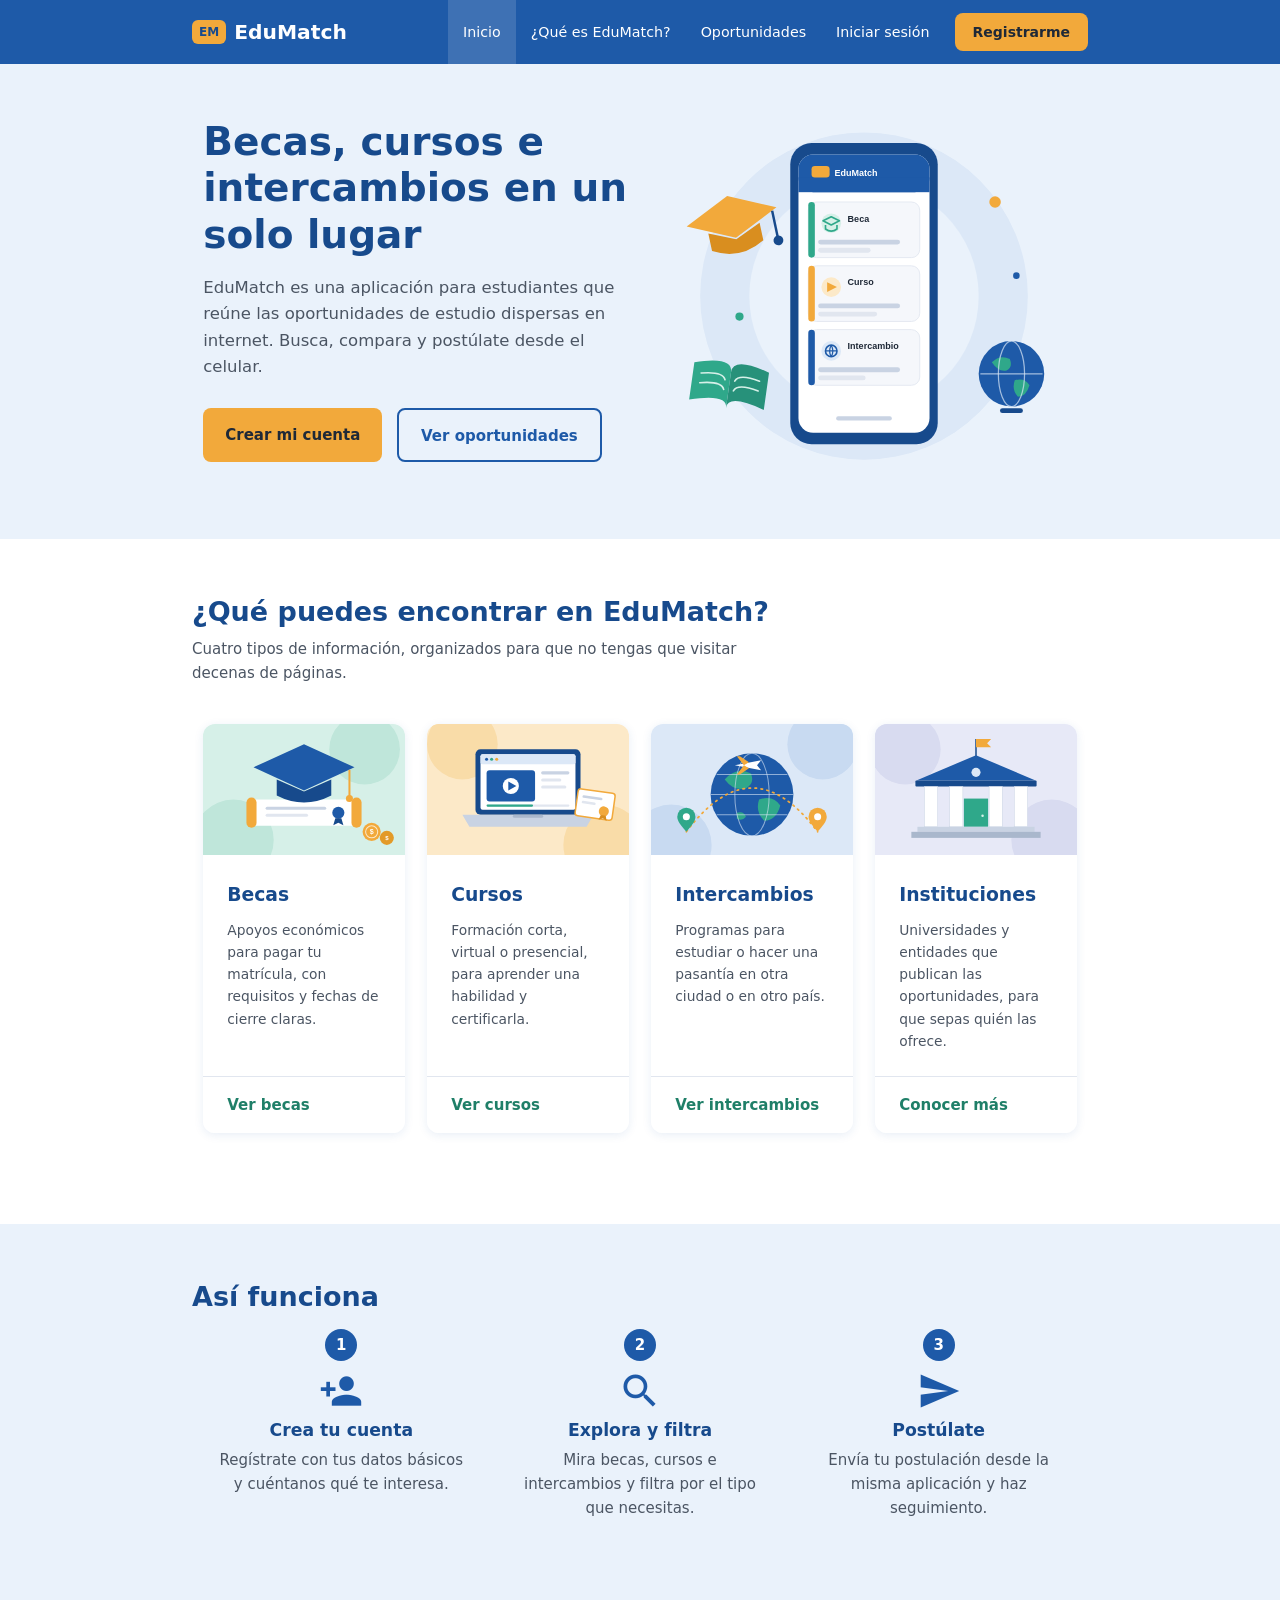
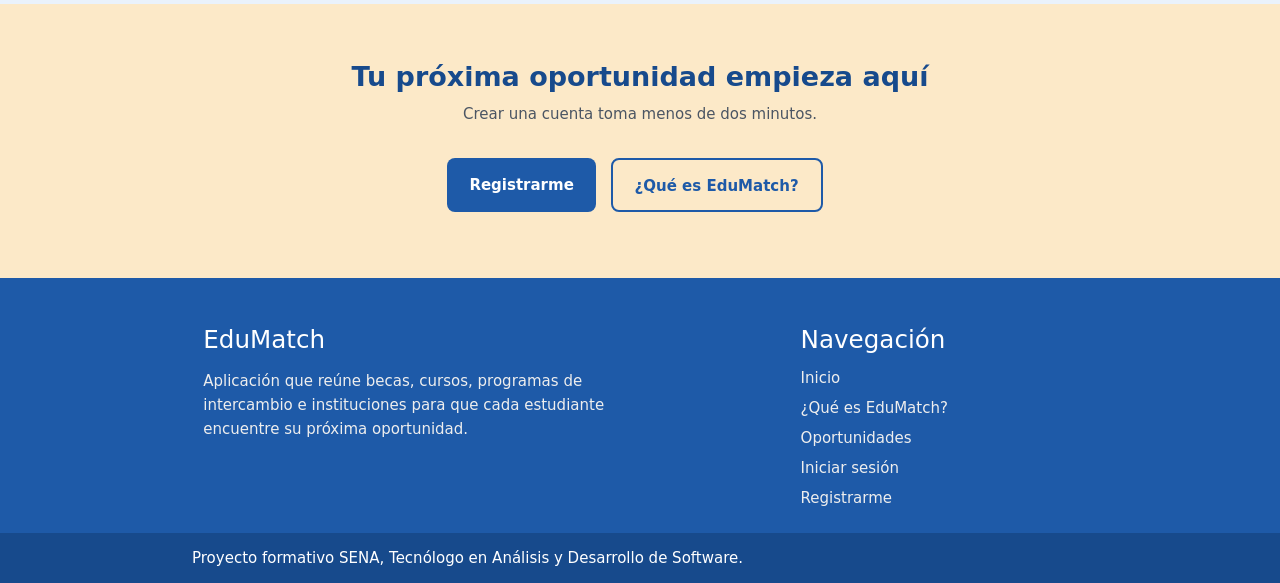
<file: index.html>
<!DOCTYPE html>
<html lang="es">
<head>
  <meta charset="UTF-8">
  <meta name="viewport" content="width=device-width, initial-scale=1.0">
  <title>Inicio | EduMatch</title>
  <link rel="stylesheet" href="css/materialize.min.css">
  <link rel="stylesheet" href="css/styles.css">
</head>
<body class="">
<header>
  <nav class="azul" role="navigation" aria-label="Menú principal">
    <div class="nav-wrapper container">
      <a href="index.html" class="brand-logo"><span class="logo-mark">EM</span>EduMatch</a>
      <a href="#" data-target="menu-movil" class="sidenav-trigger" aria-label="Abrir menú"><i class="material-icons">menu</i></a>
      <ul class="right hide-on-med-and-down">
      <li class="active"><a href="index.html">Inicio</a></li>
      <li><a href="acerca.html">¿Qué es EduMatch?</a></li>
      <li><a href="oportunidades.html">Oportunidades</a></li>
      <li><a href="login.html">Iniciar sesión</a></li>
      <li><a class="btn naranja waves-effect" href="registro.html">Registrarme</a></li>
      </ul>
    </div>
  </nav>
  <ul class="sidenav" id="menu-movil">
    <li class="sidenav-brand"><span class="logo-mark">EM</span>EduMatch</li>
  <li class="active"><a href="index.html">Inicio</a></li>
  <li><a href="acerca.html">¿Qué es EduMatch?</a></li>
  <li><a href="oportunidades.html">Oportunidades</a></li>
  <li><a href="login.html">Iniciar sesión</a></li>
  <li><a class="btn naranja waves-effect btn-side" href="registro.html">Registrarme</a></li>
  </ul>
</header>

<main>

  <section class="hero">
    <div class="container">
      <div class="row valign-wrapper-m">
        <div class="col s12 m6">
          <h1>Becas, cursos e intercambios en un solo lugar</h1>
          <p class="lede">EduMatch es una aplicación para estudiantes que reúne las oportunidades de estudio dispersas en internet. Busca, compara y postúlate desde el celular.</p>
          <a class="btn-large naranja waves-effect" href="registro.html">Crear mi cuenta</a>
          <a class="btn-large btn-borde waves-effect" href="oportunidades.html">Ver oportunidades</a>
        </div>
        <div class="col s12 m6 center-align">
          <img class="responsive-img" src="img/hero.svg" alt="Celular con la aplicación EduMatch mostrando tarjetas de beca, curso e intercambio">
        </div>
      </div>
    </div>
  </section>

  <section class="seccion">
    <div class="container">
      <h2 class="titulo-seccion">¿Qué puedes encontrar en EduMatch?</h2>
      <p class="sub-seccion">Cuatro tipos de información, organizados para que no tengas que visitar decenas de páginas.</p>
      <div class="row igualadas">
        <div class="col s12 m6 l3">
          <div class="card hoverable">
            <div class="card-image"><img src="img/beca.svg" alt="Birrete, diploma y monedas que representan una beca"></div>
            <div class="card-content">
              <span class="card-title">Becas</span>
              <p>Apoyos económicos para pagar tu matrícula, con requisitos y fechas de cierre claras.</p>
            </div>
            <div class="card-action"><a class="verde-text" href="oportunidades.html#becas">Ver becas</a></div>
          </div>
        </div>
        <div class="col s12 m6 l3">
          <div class="card hoverable">
            <div class="card-image"><img src="img/curso.svg" alt="Computador con un video y un certificado que representan un curso"></div>
            <div class="card-content">
              <span class="card-title">Cursos</span>
              <p>Formación corta, virtual o presencial, para aprender una habilidad y certificarla.</p>
            </div>
            <div class="card-action"><a class="verde-text" href="oportunidades.html#cursos">Ver cursos</a></div>
          </div>
        </div>
        <div class="col s12 m6 l3">
          <div class="card hoverable">
            <div class="card-image"><img src="img/intercambio.svg" alt="Globo terráqueo con un avión que une dos países"></div>
            <div class="card-content">
              <span class="card-title">Intercambios</span>
              <p>Programas para estudiar o hacer una pasantía en otra ciudad o en otro país.</p>
            </div>
            <div class="card-action"><a class="verde-text" href="oportunidades.html#intercambios">Ver intercambios</a></div>
          </div>
        </div>
        <div class="col s12 m6 l3">
          <div class="card hoverable">
            <div class="card-image"><img src="img/institucion.svg" alt="Edificio de una universidad con columnas"></div>
            <div class="card-content">
              <span class="card-title">Instituciones</span>
              <p>Universidades y entidades que publican las oportunidades, para que sepas quién las ofrece.</p>
            </div>
            <div class="card-action"><a class="verde-text" href="acerca.html">Conocer más</a></div>
          </div>
        </div>
      </div>
    </div>
  </section>

  <section class="seccion fondo-suave">
    <div class="container">
      <h2 class="titulo-seccion">Así funciona</h2>
      <div class="row">
        <div class="col s12 m4">
          <div class="paso">
            <span class="paso-num azul">1</span>
            <i class="material-icons medium azul-text">person_add</i>
            <h3>Crea tu cuenta</h3>
            <p>Regístrate con tus datos básicos y cuéntanos qué te interesa.</p>
          </div>
        </div>
        <div class="col s12 m4">
          <div class="paso">
            <span class="paso-num azul">2</span>
            <i class="material-icons medium azul-text">search</i>
            <h3>Explora y filtra</h3>
            <p>Mira becas, cursos e intercambios y filtra por el tipo que necesitas.</p>
          </div>
        </div>
        <div class="col s12 m4">
          <div class="paso">
            <span class="paso-num azul">3</span>
            <i class="material-icons medium azul-text">send</i>
            <h3>Postúlate</h3>
            <p>Envía tu postulación desde la misma aplicación y haz seguimiento.</p>
          </div>
        </div>
      </div>
    </div>
  </section>

  <section class="cta naranja-claro">
    <div class="container center-align">
      <h2 class="titulo-seccion">Tu próxima oportunidad empieza aquí</h2>
      <p class="sub-seccion">Crear una cuenta toma menos de dos minutos.</p>
      <a class="btn-large azul waves-effect" href="registro.html">Registrarme</a>
      <a class="btn-large btn-borde waves-effect" href="acerca.html">¿Qué es EduMatch?</a>
    </div>
  </section>

</main>

<footer class="page-footer azul">
  <div class="container">
    <div class="row">
      <div class="col l6 s12">
        <h5 class="white-text">EduMatch</h5>
        <p class="grey-text text-lighten-3">Aplicación que reúne becas, cursos, programas de intercambio e instituciones para que cada estudiante encuentre su próxima oportunidad.</p>
      </div>
      <div class="col l4 offset-l2 s12">
        <h5 class="white-text">Navegación</h5>
        <ul class="footer-links"><li><a class="grey-text text-lighten-3" href="index.html">Inicio</a></li><li><a class="grey-text text-lighten-3" href="acerca.html">¿Qué es EduMatch?</a></li><li><a class="grey-text text-lighten-3" href="oportunidades.html">Oportunidades</a></li><li><a class="grey-text text-lighten-3" href="login.html">Iniciar sesión</a></li><li><a class="grey-text text-lighten-3" href="registro.html">Registrarme</a></li></ul>
      </div>
    </div>
  </div>
  <div class="footer-copyright">
    <div class="container">Proyecto formativo SENA, Tecnólogo en Análisis y Desarrollo de Software.</div>
  </div>
</footer>

<script src="js/materialize.min.js"></script>
<script src="js/app.js"></script>
</body>
</html>
</file>
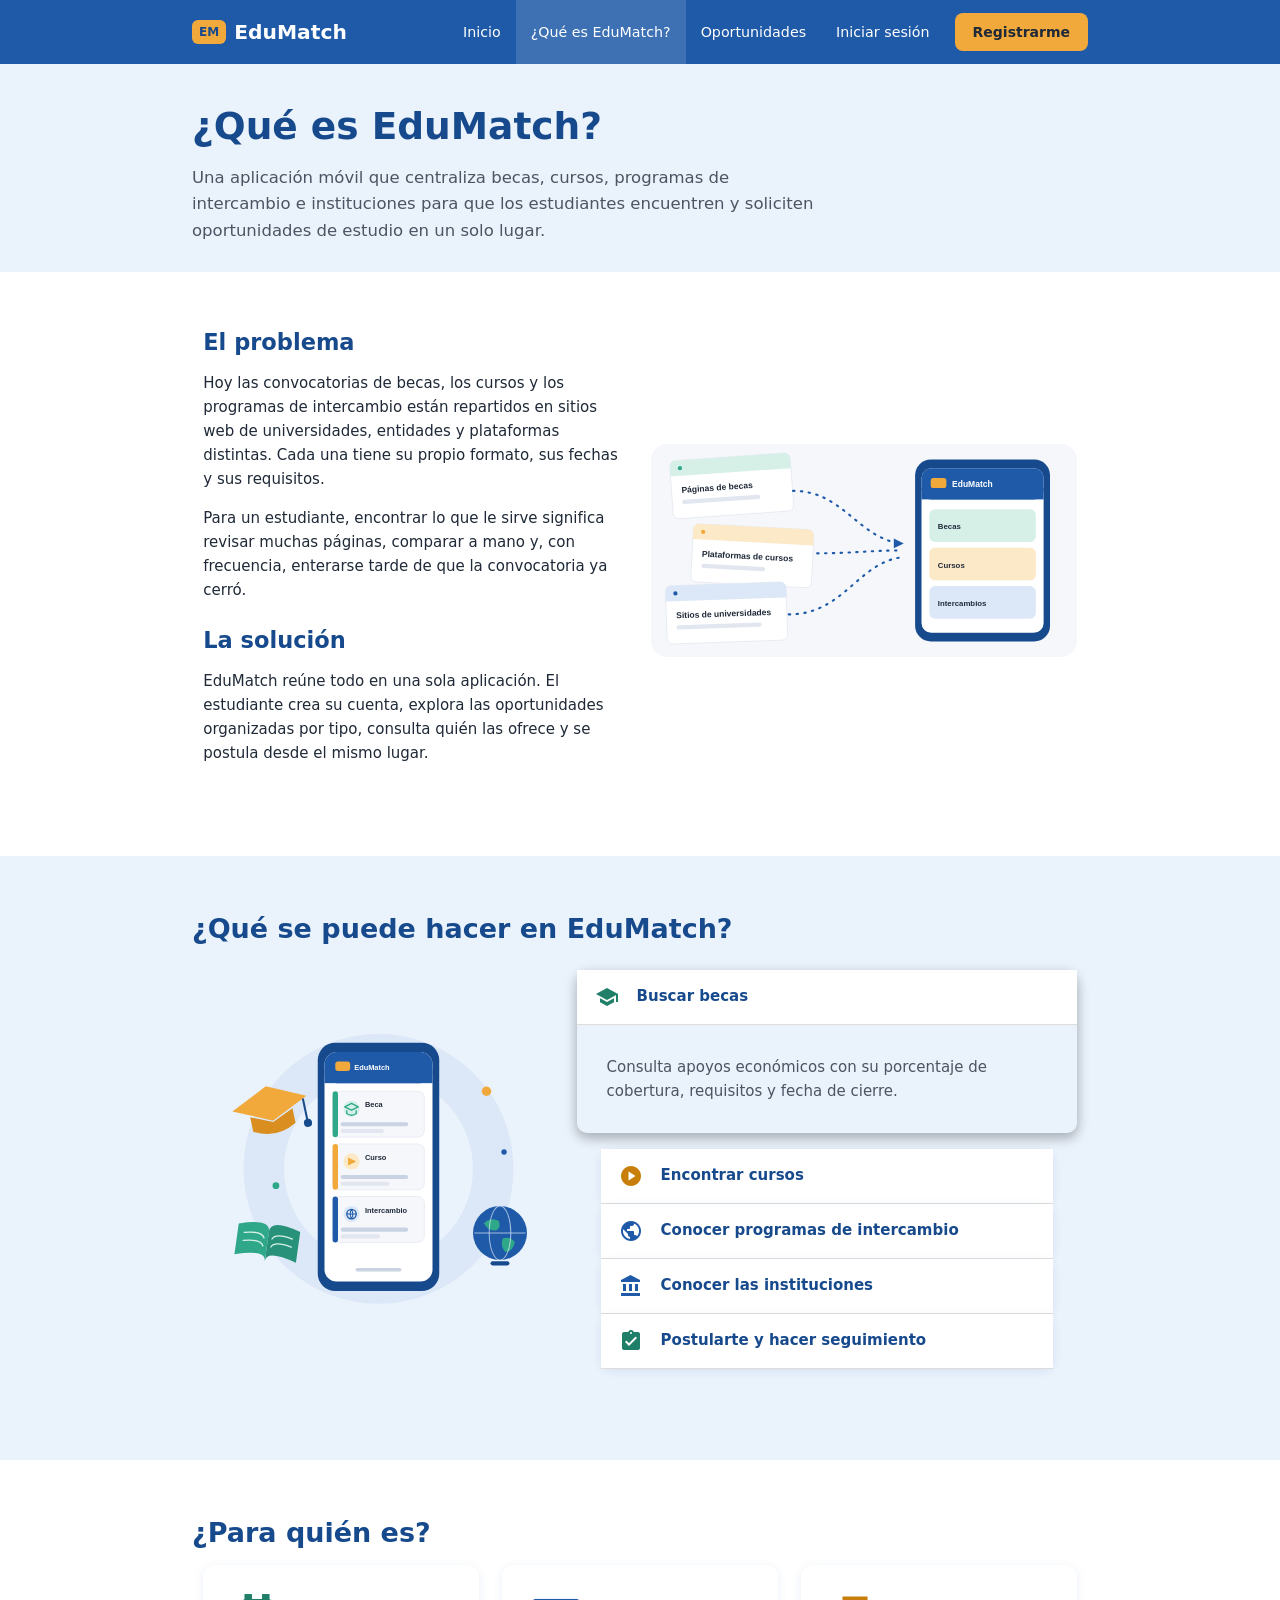
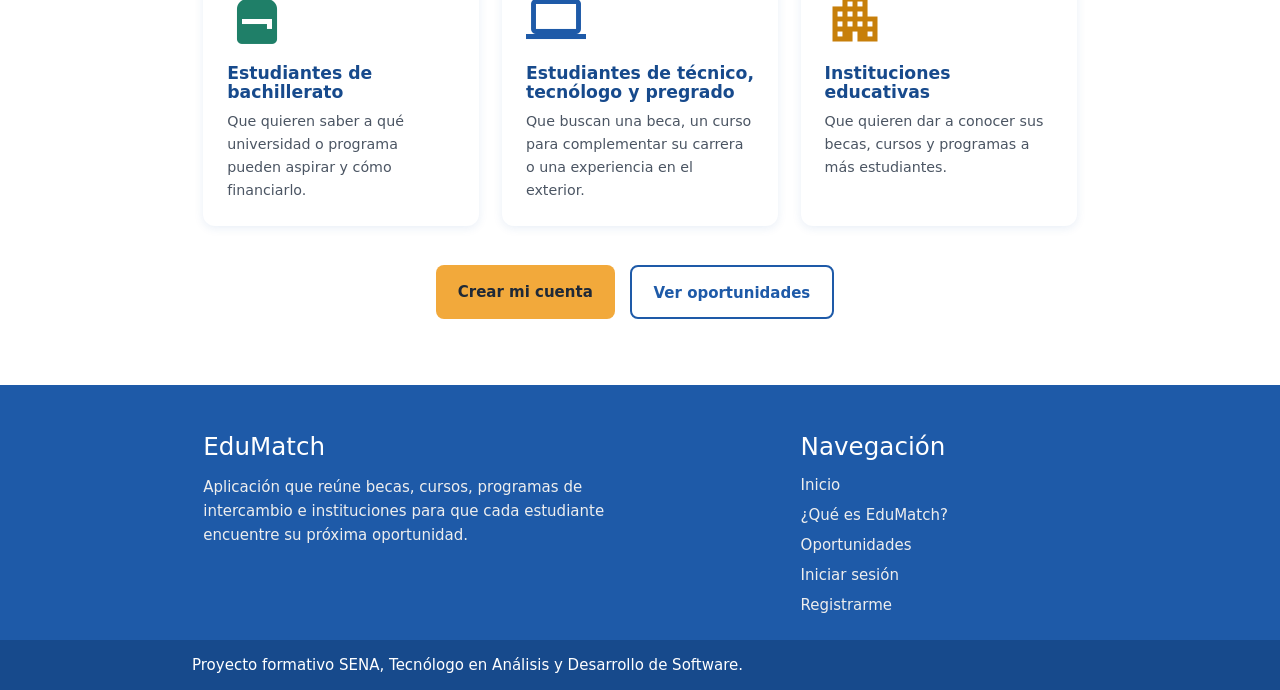
<file: acerca.html>
<!DOCTYPE html>
<html lang="es">
<head>
  <meta charset="UTF-8">
  <meta name="viewport" content="width=device-width, initial-scale=1.0">
  <title>¿Qué es EduMatch? | EduMatch</title>
  <link rel="stylesheet" href="css/materialize.min.css">
  <link rel="stylesheet" href="css/styles.css">
</head>
<body class="">
<header>
  <nav class="azul" role="navigation" aria-label="Menú principal">
    <div class="nav-wrapper container">
      <a href="index.html" class="brand-logo"><span class="logo-mark">EM</span>EduMatch</a>
      <a href="#" data-target="menu-movil" class="sidenav-trigger" aria-label="Abrir menú"><i class="material-icons">menu</i></a>
      <ul class="right hide-on-med-and-down">
      <li><a href="index.html">Inicio</a></li>
      <li class="active"><a href="acerca.html">¿Qué es EduMatch?</a></li>
      <li><a href="oportunidades.html">Oportunidades</a></li>
      <li><a href="login.html">Iniciar sesión</a></li>
      <li><a class="btn naranja waves-effect" href="registro.html">Registrarme</a></li>
      </ul>
    </div>
  </nav>
  <ul class="sidenav" id="menu-movil">
    <li class="sidenav-brand"><span class="logo-mark">EM</span>EduMatch</li>
  <li><a href="index.html">Inicio</a></li>
  <li class="active"><a href="acerca.html">¿Qué es EduMatch?</a></li>
  <li><a href="oportunidades.html">Oportunidades</a></li>
  <li><a href="login.html">Iniciar sesión</a></li>
  <li><a class="btn naranja waves-effect btn-side" href="registro.html">Registrarme</a></li>
  </ul>
</header>

<main>

  <section class="encabezado-pagina">
    <div class="container">
      <h1>¿Qué es EduMatch?</h1>
      <p class="lede">Una aplicación móvil que centraliza becas, cursos, programas de intercambio e instituciones para que los estudiantes encuentren y soliciten oportunidades de estudio en un solo lugar.</p>
    </div>
  </section>

  <section class="seccion">
    <div class="container">
      <div class="row valign-wrapper-m">
        <div class="col s12 l6">
          <h2 class="titulo-seccion alineado">El problema</h2>
          <p>Hoy las convocatorias de becas, los cursos y los programas de intercambio están repartidos en sitios web de universidades, entidades y plataformas distintas. Cada una tiene su propio formato, sus fechas y sus requisitos.</p>
          <p>Para un estudiante, encontrar lo que le sirve significa revisar muchas páginas, comparar a mano y, con frecuencia, enterarse tarde de que la convocatoria ya cerró.</p>
          <h2 class="titulo-seccion alineado">La solución</h2>
          <p>EduMatch reúne todo en una sola aplicación. El estudiante crea su cuenta, explora las oportunidades organizadas por tipo, consulta quién las ofrece y se postula desde el mismo lugar.</p>
        </div>
        <div class="col s12 l6">
          <img class="responsive-img figura" src="img/centralizar.svg" alt="Tres páginas web separadas, de becas, cursos y universidades, que se unen en la aplicación EduMatch">
        </div>
      </div>
    </div>
  </section>

  <section class="seccion fondo-suave">
    <div class="container">
      <h2 class="titulo-seccion">¿Qué se puede hacer en EduMatch?</h2>
      <div class="row valign-wrapper-m">
        <div class="col s12 l5 center-align">
          <img class="responsive-img" src="img/hero.svg" alt="Celular con la aplicación EduMatch">
        </div>
        <div class="col s12 l7">
          <ul class="collapsible popout">
            <li class="active">
              <div class="collapsible-header"><i class="material-icons verde-text">school</i>Buscar becas</div>
              <div class="collapsible-body"><span>Consulta apoyos económicos con su porcentaje de cobertura, requisitos y fecha de cierre.</span></div>
            </li>
            <li>
              <div class="collapsible-header"><i class="material-icons naranja-text">play_circle</i>Encontrar cursos</div>
              <div class="collapsible-body"><span>Mira cursos cortos con su duración, modalidad (virtual, presencial o mixta) y fecha de inicio.</span></div>
            </li>
            <li>
              <div class="collapsible-header"><i class="material-icons azul-text">public</i>Conocer programas de intercambio</div>
              <div class="collapsible-body"><span>Descubre semestres de movilidad y pasantías en otras ciudades y países.</span></div>
            </li>
            <li>
              <div class="collapsible-header"><i class="material-icons azul-text">account_balance</i>Conocer las instituciones</div>
              <div class="collapsible-body"><span>Cada oportunidad muestra la universidad o entidad que la ofrece.</span></div>
            </li>
            <li>
              <div class="collapsible-header"><i class="material-icons verde-text">assignment_turned_in</i>Postularte y hacer seguimiento</div>
              <div class="collapsible-body"><span>Envía tu postulación desde la aplicación y consulta en qué estado va.</span></div>
            </li>
          </ul>
        </div>
      </div>
    </div>
  </section>

  <section class="seccion">
    <div class="container">
      <h2 class="titulo-seccion">¿Para quién es?</h2>
      <div class="row igualadas">
        <div class="col s12 m4">
          <div class="card-panel panel-publico">
            <i class="material-icons verde-text medium">backpack</i>
            <h3>Estudiantes de bachillerato</h3>
            <p>Que quieren saber a qué universidad o programa pueden aspirar y cómo financiarlo.</p>
          </div>
        </div>
        <div class="col s12 m4">
          <div class="card-panel panel-publico">
            <i class="material-icons azul-text medium">computer</i>
            <h3>Estudiantes de técnico, tecnólogo y pregrado</h3>
            <p>Que buscan una beca, un curso para complementar su carrera o una experiencia en el exterior.</p>
          </div>
        </div>
        <div class="col s12 m4">
          <div class="card-panel panel-publico">
            <i class="material-icons naranja-text medium">apartment</i>
            <h3>Instituciones educativas</h3>
            <p>Que quieren dar a conocer sus becas, cursos y programas a más estudiantes.</p>
          </div>
        </div>
      </div>
      <div class="center-align espacio-arriba">
        <a class="btn-large naranja waves-effect" href="registro.html">Crear mi cuenta</a>
        <a class="btn-large btn-borde waves-effect" href="oportunidades.html">Ver oportunidades</a>
      </div>
    </div>
  </section>

</main>

<footer class="page-footer azul">
  <div class="container">
    <div class="row">
      <div class="col l6 s12">
        <h5 class="white-text">EduMatch</h5>
        <p class="grey-text text-lighten-3">Aplicación que reúne becas, cursos, programas de intercambio e instituciones para que cada estudiante encuentre su próxima oportunidad.</p>
      </div>
      <div class="col l4 offset-l2 s12">
        <h5 class="white-text">Navegación</h5>
        <ul class="footer-links"><li><a class="grey-text text-lighten-3" href="index.html">Inicio</a></li><li><a class="grey-text text-lighten-3" href="acerca.html">¿Qué es EduMatch?</a></li><li><a class="grey-text text-lighten-3" href="oportunidades.html">Oportunidades</a></li><li><a class="grey-text text-lighten-3" href="login.html">Iniciar sesión</a></li><li><a class="grey-text text-lighten-3" href="registro.html">Registrarme</a></li></ul>
      </div>
    </div>
  </div>
  <div class="footer-copyright">
    <div class="container">Proyecto formativo SENA, Tecnólogo en Análisis y Desarrollo de Software.</div>
  </div>
</footer>

<script src="js/materialize.min.js"></script>
<script src="js/app.js"></script>
</body>
</html>
</file>
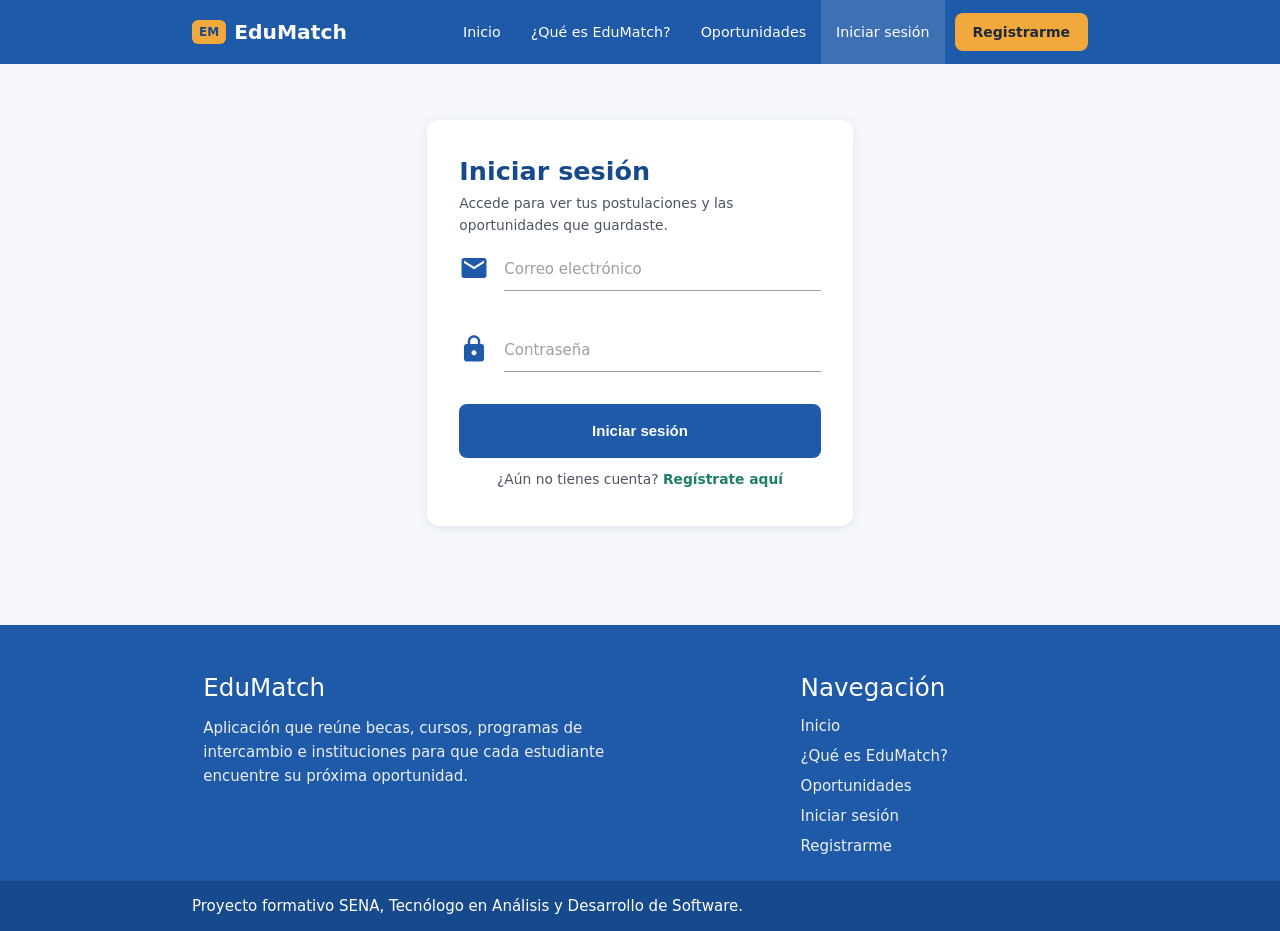
<file: login.html>
<!DOCTYPE html>
<html lang="es">
<head>
  <meta charset="UTF-8">
  <meta name="viewport" content="width=device-width, initial-scale=1.0">
  <title>Iniciar sesión | EduMatch</title>
  <link rel="stylesheet" href="css/materialize.min.css">
  <link rel="stylesheet" href="css/styles.css">
</head>
<body class="">
<header>
  <nav class="azul" role="navigation" aria-label="Menú principal">
    <div class="nav-wrapper container">
      <a href="index.html" class="brand-logo"><span class="logo-mark">EM</span>EduMatch</a>
      <a href="#" data-target="menu-movil" class="sidenav-trigger" aria-label="Abrir menú"><i class="material-icons">menu</i></a>
      <ul class="right hide-on-med-and-down">
      <li><a href="index.html">Inicio</a></li>
      <li><a href="acerca.html">¿Qué es EduMatch?</a></li>
      <li><a href="oportunidades.html">Oportunidades</a></li>
      <li class="active"><a href="login.html">Iniciar sesión</a></li>
      <li><a class="btn naranja waves-effect" href="registro.html">Registrarme</a></li>
      </ul>
    </div>
  </nav>
  <ul class="sidenav" id="menu-movil">
    <li class="sidenav-brand"><span class="logo-mark">EM</span>EduMatch</li>
  <li><a href="index.html">Inicio</a></li>
  <li><a href="acerca.html">¿Qué es EduMatch?</a></li>
  <li><a href="oportunidades.html">Oportunidades</a></li>
  <li class="active"><a href="login.html">Iniciar sesión</a></li>
  <li><a class="btn naranja waves-effect btn-side" href="registro.html">Registrarme</a></li>
  </ul>
</header>

<main>

  <section class="seccion seccion-form">
    <div class="container">
      <div class="row">
        <div class="col s12 m10 offset-m1 l6 offset-l3">
          <div class="card form-card">
            <div class="card-content">
              <h1 class="titulo-form">Iniciar sesión</h1>
              <p class="sub-form">Accede para ver tus postulaciones y las oportunidades que guardaste.</p>
              <form id="form-login" novalidate>
                <div class="input-field">
                  <i class="material-icons prefix">email</i>
                  <input id="correo" name="correo" type="email" class="validate" autocomplete="email" required>
                  <label for="correo">Correo electrónico</label>
                  <span class="helper-text" data-error="Escribe un correo válido, por ejemplo nombre@correo.com" data-success="Correo válido"></span>
                </div>
                <div class="input-field">
                  <i class="material-icons prefix">lock</i>
                  <input id="contrasena" name="contrasena" type="password" class="validate" minlength="6" autocomplete="current-password" required>
                  <label for="contrasena">Contraseña</label>
                  <span class="helper-text" data-error="La contraseña debe tener mínimo 6 caracteres" data-success="Contraseña válida"></span>
                </div>
                <button class="btn-large azul waves-effect ancho-total" type="submit">Iniciar sesión</button>
              </form>
              <p class="pie-form">¿Aún no tienes cuenta? <a href="registro.html">Regístrate aquí</a></p>
            </div>
          </div>
        </div>
      </div>
    </div>
  </section>

</main>

<footer class="page-footer azul">
  <div class="container">
    <div class="row">
      <div class="col l6 s12">
        <h5 class="white-text">EduMatch</h5>
        <p class="grey-text text-lighten-3">Aplicación que reúne becas, cursos, programas de intercambio e instituciones para que cada estudiante encuentre su próxima oportunidad.</p>
      </div>
      <div class="col l4 offset-l2 s12">
        <h5 class="white-text">Navegación</h5>
        <ul class="footer-links"><li><a class="grey-text text-lighten-3" href="index.html">Inicio</a></li><li><a class="grey-text text-lighten-3" href="acerca.html">¿Qué es EduMatch?</a></li><li><a class="grey-text text-lighten-3" href="oportunidades.html">Oportunidades</a></li><li><a class="grey-text text-lighten-3" href="login.html">Iniciar sesión</a></li><li><a class="grey-text text-lighten-3" href="registro.html">Registrarme</a></li></ul>
      </div>
    </div>
  </div>
  <div class="footer-copyright">
    <div class="container">Proyecto formativo SENA, Tecnólogo en Análisis y Desarrollo de Software.</div>
  </div>
</footer>

<script src="js/materialize.min.js"></script>
<script src="js/app.js"></script>
</body>
</html>
</file>
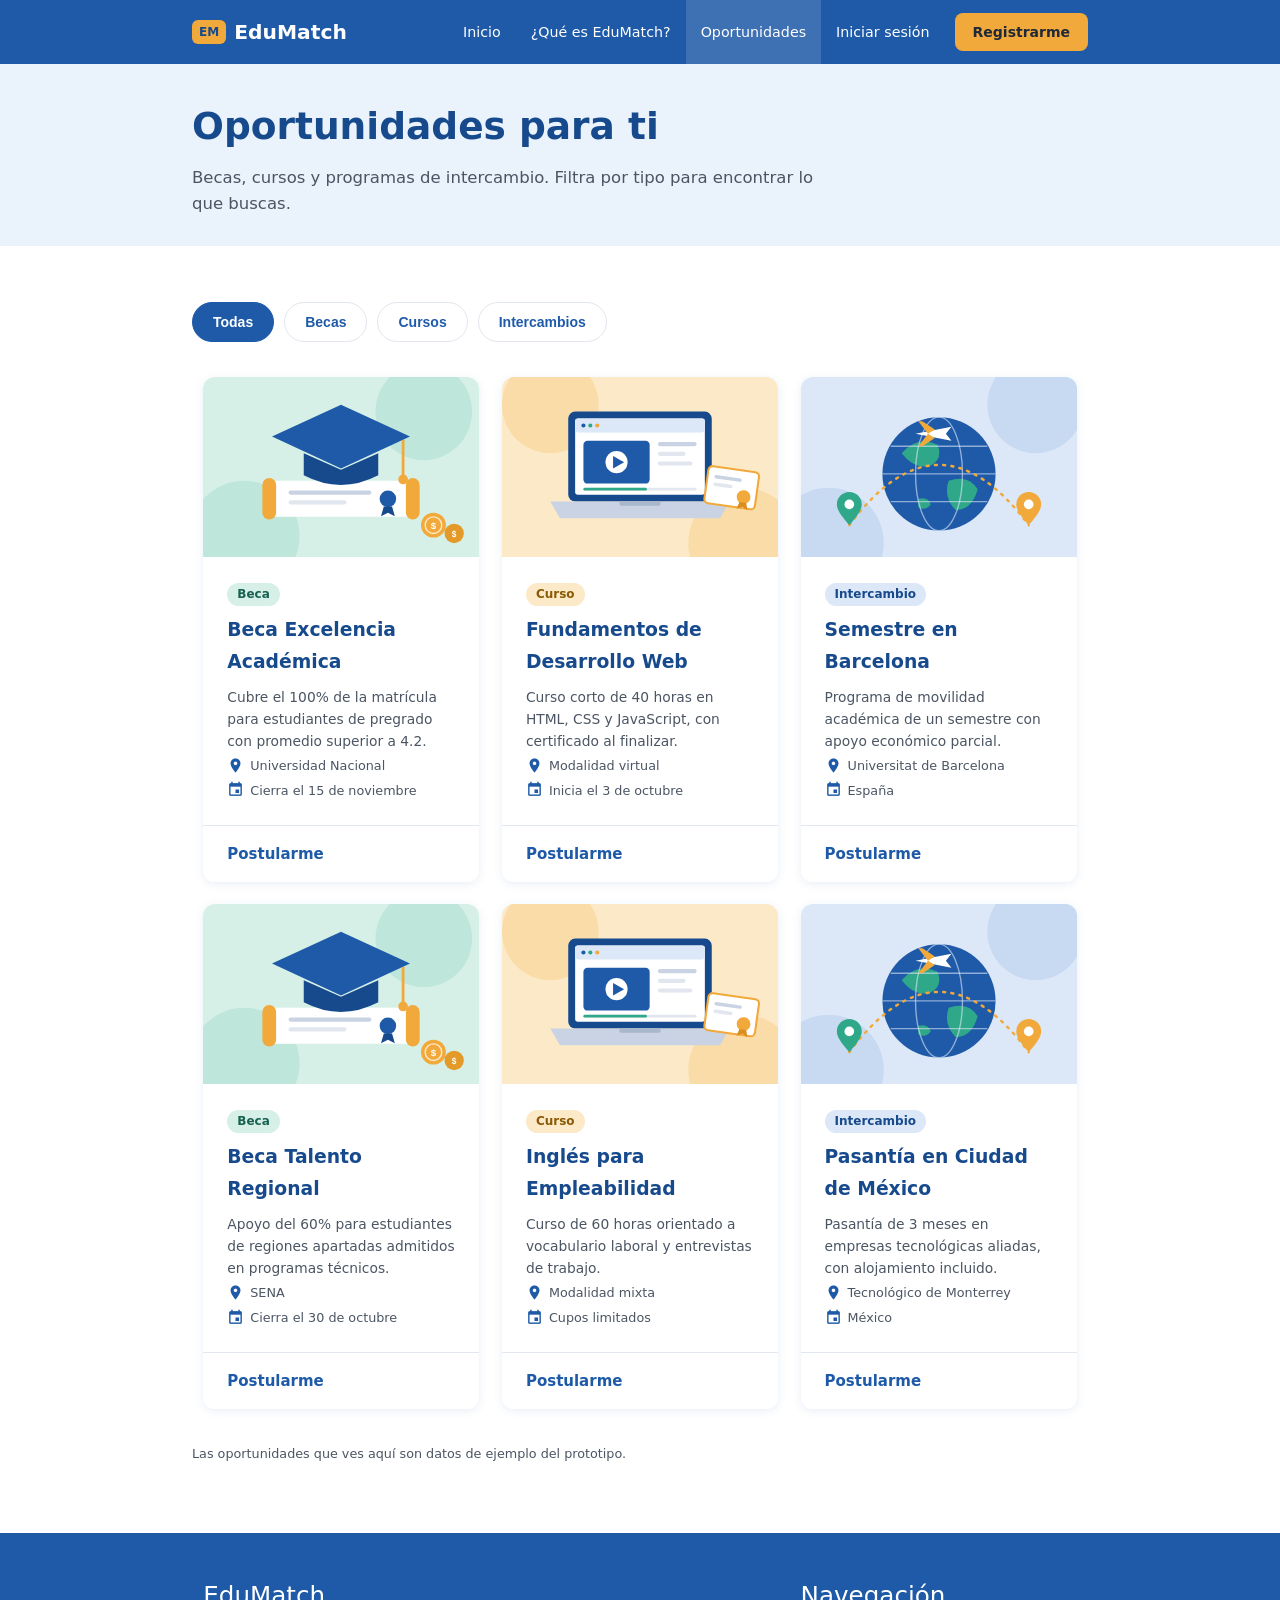
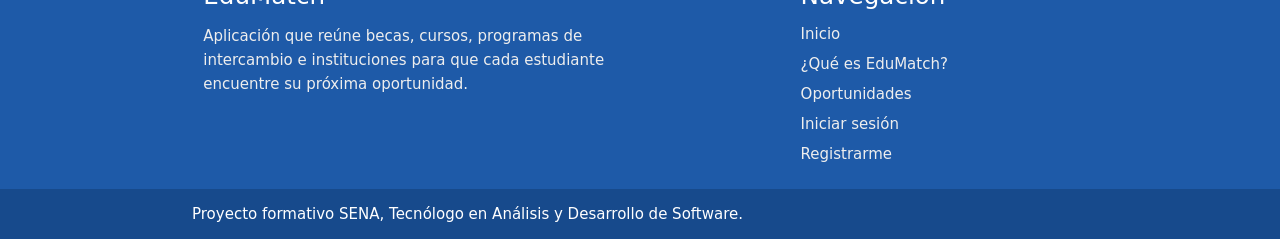
<file: oportunidades.html>
<!DOCTYPE html>
<html lang="es">
<head>
  <meta charset="UTF-8">
  <meta name="viewport" content="width=device-width, initial-scale=1.0">
  <title>Oportunidades | EduMatch</title>
  <link rel="stylesheet" href="css/materialize.min.css">
  <link rel="stylesheet" href="css/styles.css">
</head>
<body class="">
<header>
  <nav class="azul" role="navigation" aria-label="Menú principal">
    <div class="nav-wrapper container">
      <a href="index.html" class="brand-logo"><span class="logo-mark">EM</span>EduMatch</a>
      <a href="#" data-target="menu-movil" class="sidenav-trigger" aria-label="Abrir menú"><i class="material-icons">menu</i></a>
      <ul class="right hide-on-med-and-down">
      <li><a href="index.html">Inicio</a></li>
      <li><a href="acerca.html">¿Qué es EduMatch?</a></li>
      <li class="active"><a href="oportunidades.html">Oportunidades</a></li>
      <li><a href="login.html">Iniciar sesión</a></li>
      <li><a class="btn naranja waves-effect" href="registro.html">Registrarme</a></li>
      </ul>
    </div>
  </nav>
  <ul class="sidenav" id="menu-movil">
    <li class="sidenav-brand"><span class="logo-mark">EM</span>EduMatch</li>
  <li><a href="index.html">Inicio</a></li>
  <li><a href="acerca.html">¿Qué es EduMatch?</a></li>
  <li class="active"><a href="oportunidades.html">Oportunidades</a></li>
  <li><a href="login.html">Iniciar sesión</a></li>
  <li><a class="btn naranja waves-effect btn-side" href="registro.html">Registrarme</a></li>
  </ul>
</header>

<main>

  <section class="encabezado-pagina">
    <div class="container">
      <h1>Oportunidades para ti</h1>
      <p class="lede">Becas, cursos y programas de intercambio. Filtra por tipo para encontrar lo que buscas.</p>
    </div>
  </section>

  <section class="seccion">
    <div class="container">
      <div class="filtros" role="group" aria-label="Filtrar por tipo">
        <button type="button" class="btn waves-effect filtro activo" data-filtro="todas">Todas</button>
        <button type="button" class="btn waves-effect filtro" data-filtro="beca" id="becas">Becas</button>
        <button type="button" class="btn waves-effect filtro" data-filtro="curso" id="cursos">Cursos</button>
        <button type="button" class="btn waves-effect filtro" data-filtro="intercambio" id="intercambios">Intercambios</button>
      </div>
      <div class="row igualadas" id="lista-oportunidades">
        <div class="col s12 m6 l4 op" data-tipo="beca">
          <div class="card hoverable">
            <div class="card-image"><img src="img/beca.svg" alt="Birrete y diploma de una beca"></div>
            <div class="card-content">
              <span class="etiqueta etiqueta-beca">Beca</span>
              <span class="card-title">Beca Excelencia Académica</span>
              <p>Cubre el 100% de la matrícula para estudiantes de pregrado con promedio superior a 4.2.</p>
              <p class="detalle"><i class="material-icons tiny">place</i> Universidad Nacional</p>
              <p class="detalle"><i class="material-icons tiny">event</i> Cierra el 15 de noviembre</p>
            </div>
            <div class="card-action"><a class="azul-text" href="login.html">Postularme</a></div>
          </div>
        </div>
        <div class="col s12 m6 l4 op" data-tipo="curso">
          <div class="card hoverable">
            <div class="card-image"><img src="img/curso.svg" alt="Computador con un video de curso"></div>
            <div class="card-content">
              <span class="etiqueta etiqueta-curso">Curso</span>
              <span class="card-title">Fundamentos de Desarrollo Web</span>
              <p>Curso corto de 40 horas en HTML, CSS y JavaScript, con certificado al finalizar.</p>
              <p class="detalle"><i class="material-icons tiny">place</i> Modalidad virtual</p>
              <p class="detalle"><i class="material-icons tiny">event</i> Inicia el 3 de octubre</p>
            </div>
            <div class="card-action"><a class="azul-text" href="login.html">Postularme</a></div>
          </div>
        </div>
        <div class="col s12 m6 l4 op" data-tipo="intercambio">
          <div class="card hoverable">
            <div class="card-image"><img src="img/intercambio.svg" alt="Globo terráqueo con un avión"></div>
            <div class="card-content">
              <span class="etiqueta etiqueta-intercambio">Intercambio</span>
              <span class="card-title">Semestre en Barcelona</span>
              <p>Programa de movilidad académica de un semestre con apoyo económico parcial.</p>
              <p class="detalle"><i class="material-icons tiny">place</i> Universitat de Barcelona</p>
              <p class="detalle"><i class="material-icons tiny">event</i> España</p>
            </div>
            <div class="card-action"><a class="azul-text" href="login.html">Postularme</a></div>
          </div>
        </div>
        <div class="col s12 m6 l4 op" data-tipo="beca">
          <div class="card hoverable">
            <div class="card-image"><img src="img/beca.svg" alt="Birrete y diploma de una beca"></div>
            <div class="card-content">
              <span class="etiqueta etiqueta-beca">Beca</span>
              <span class="card-title">Beca Talento Regional</span>
              <p>Apoyo del 60% para estudiantes de regiones apartadas admitidos en programas técnicos.</p>
              <p class="detalle"><i class="material-icons tiny">place</i> SENA</p>
              <p class="detalle"><i class="material-icons tiny">event</i> Cierra el 30 de octubre</p>
            </div>
            <div class="card-action"><a class="azul-text" href="login.html">Postularme</a></div>
          </div>
        </div>
        <div class="col s12 m6 l4 op" data-tipo="curso">
          <div class="card hoverable">
            <div class="card-image"><img src="img/curso.svg" alt="Computador con un video de curso"></div>
            <div class="card-content">
              <span class="etiqueta etiqueta-curso">Curso</span>
              <span class="card-title">Inglés para Empleabilidad</span>
              <p>Curso de 60 horas orientado a vocabulario laboral y entrevistas de trabajo.</p>
              <p class="detalle"><i class="material-icons tiny">place</i> Modalidad mixta</p>
              <p class="detalle"><i class="material-icons tiny">event</i> Cupos limitados</p>
            </div>
            <div class="card-action"><a class="azul-text" href="login.html">Postularme</a></div>
          </div>
        </div>
        <div class="col s12 m6 l4 op" data-tipo="intercambio">
          <div class="card hoverable">
            <div class="card-image"><img src="img/intercambio.svg" alt="Globo terráqueo con un avión"></div>
            <div class="card-content">
              <span class="etiqueta etiqueta-intercambio">Intercambio</span>
              <span class="card-title">Pasantía en Ciudad de México</span>
              <p>Pasantía de 3 meses en empresas tecnológicas aliadas, con alojamiento incluido.</p>
              <p class="detalle"><i class="material-icons tiny">place</i> Tecnológico de Monterrey</p>
              <p class="detalle"><i class="material-icons tiny">event</i> México</p>
            </div>
            <div class="card-action"><a class="azul-text" href="login.html">Postularme</a></div>
          </div>
        </div>
      </div>
      <p class="nota">Las oportunidades que ves aquí son datos de ejemplo del prototipo.</p>
    </div>
  </section>

</main>

<footer class="page-footer azul">
  <div class="container">
    <div class="row">
      <div class="col l6 s12">
        <h5 class="white-text">EduMatch</h5>
        <p class="grey-text text-lighten-3">Aplicación que reúne becas, cursos, programas de intercambio e instituciones para que cada estudiante encuentre su próxima oportunidad.</p>
      </div>
      <div class="col l4 offset-l2 s12">
        <h5 class="white-text">Navegación</h5>
        <ul class="footer-links"><li><a class="grey-text text-lighten-3" href="index.html">Inicio</a></li><li><a class="grey-text text-lighten-3" href="acerca.html">¿Qué es EduMatch?</a></li><li><a class="grey-text text-lighten-3" href="oportunidades.html">Oportunidades</a></li><li><a class="grey-text text-lighten-3" href="login.html">Iniciar sesión</a></li><li><a class="grey-text text-lighten-3" href="registro.html">Registrarme</a></li></ul>
      </div>
    </div>
  </div>
  <div class="footer-copyright">
    <div class="container">Proyecto formativo SENA, Tecnólogo en Análisis y Desarrollo de Software.</div>
  </div>
</footer>

<script src="js/materialize.min.js"></script>
<script src="js/app.js"></script>
</body>
</html>
</file>
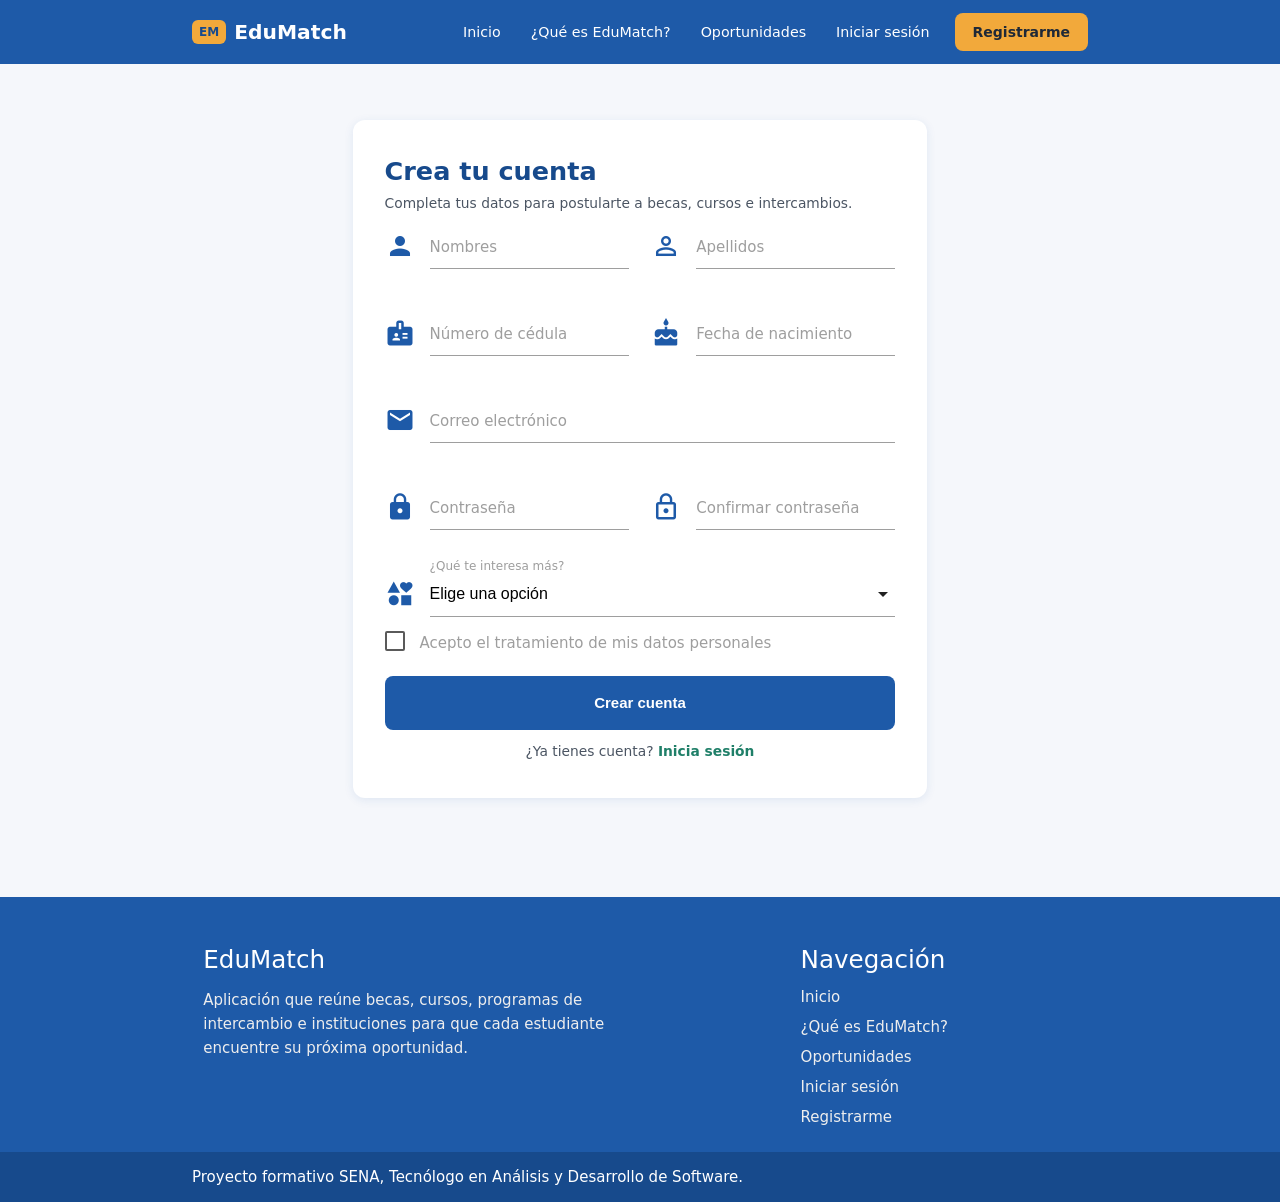
<file: registro.html>
<!DOCTYPE html>
<html lang="es">
<head>
  <meta charset="UTF-8">
  <meta name="viewport" content="width=device-width, initial-scale=1.0">
  <title>Crear cuenta | EduMatch</title>
  <link rel="stylesheet" href="css/materialize.min.css">
  <link rel="stylesheet" href="css/styles.css">
</head>
<body class="">
<header>
  <nav class="azul" role="navigation" aria-label="Menú principal">
    <div class="nav-wrapper container">
      <a href="index.html" class="brand-logo"><span class="logo-mark">EM</span>EduMatch</a>
      <a href="#" data-target="menu-movil" class="sidenav-trigger" aria-label="Abrir menú"><i class="material-icons">menu</i></a>
      <ul class="right hide-on-med-and-down">
      <li><a href="index.html">Inicio</a></li>
      <li><a href="acerca.html">¿Qué es EduMatch?</a></li>
      <li><a href="oportunidades.html">Oportunidades</a></li>
      <li><a href="login.html">Iniciar sesión</a></li>
      <li><a class="btn naranja waves-effect" href="registro.html">Registrarme</a></li>
      </ul>
    </div>
  </nav>
  <ul class="sidenav" id="menu-movil">
    <li class="sidenav-brand"><span class="logo-mark">EM</span>EduMatch</li>
  <li><a href="index.html">Inicio</a></li>
  <li><a href="acerca.html">¿Qué es EduMatch?</a></li>
  <li><a href="oportunidades.html">Oportunidades</a></li>
  <li><a href="login.html">Iniciar sesión</a></li>
  <li><a class="btn naranja waves-effect btn-side" href="registro.html">Registrarme</a></li>
  </ul>
</header>

<main>

  <section class="seccion seccion-form">
    <div class="container">
      <div class="row">
        <div class="col s12 m10 offset-m1 l8 offset-l2">
          <div class="card form-card">
            <div class="card-content">
              <h1 class="titulo-form">Crea tu cuenta</h1>
              <p class="sub-form">Completa tus datos para postularte a becas, cursos e intercambios.</p>
              <form id="form-registro" novalidate>
                <div class="row">
                  <div class="input-field col s12 m6">
                    <i class="material-icons prefix">person</i>
                    <input id="nombres" name="nombres" type="text" class="validate" autocomplete="given-name" required>
                    <label for="nombres">Nombres</label>
                    <span class="helper-text" data-error="Escribe tus nombres" data-success=""></span>
                  </div>
                  <div class="input-field col s12 m6">
                    <i class="material-icons prefix">person_outline</i>
                    <input id="apellidos" name="apellidos" type="text" class="validate" autocomplete="family-name" required>
                    <label for="apellidos">Apellidos</label>
                    <span class="helper-text" data-error="Escribe tus apellidos" data-success=""></span>
                  </div>
                </div>
                <div class="row">
                  <div class="input-field col s12 m6">
                    <i class="material-icons prefix">badge</i>
                    <input id="cedula" name="cedula" type="text" inputmode="numeric" class="validate" pattern="[0-9]{6,12}" required>
                    <label for="cedula">Número de cédula</label>
                    <span class="helper-text" data-error="Solo números, entre 6 y 12 dígitos" data-success=""></span>
                  </div>
                  <div class="input-field col s12 m6">
                    <i class="material-icons prefix">cake</i>
                    <input id="nacimiento" name="nacimiento" type="text" class="datepicker" autocomplete="off" required>
                    <label for="nacimiento">Fecha de nacimiento</label>
                    <span class="helper-text" data-error="Selecciona tu fecha de nacimiento" data-success=""></span>
                  </div>
                </div>
                <div class="row">
                  <div class="input-field col s12">
                    <i class="material-icons prefix">email</i>
                    <input id="correo" name="correo" type="email" class="validate" autocomplete="email" required>
                    <label for="correo">Correo electrónico</label>
                    <span class="helper-text" data-error="Escribe un correo válido, por ejemplo nombre@correo.com" data-success=""></span>
                  </div>
                </div>
                <div class="row">
                  <div class="input-field col s12 m6">
                    <i class="material-icons prefix">lock</i>
                    <input id="contrasena" name="contrasena" type="password" class="validate" minlength="6" autocomplete="new-password" required>
                    <label for="contrasena">Contraseña</label>
                    <span class="helper-text" data-error="Mínimo 6 caracteres" data-success=""></span>
                  </div>
                  <div class="input-field col s12 m6">
                    <i class="material-icons prefix">lock_outline</i>
                    <input id="contrasena2" name="contrasena2" type="password" class="validate" minlength="6" autocomplete="new-password" required>
                    <label for="contrasena2">Confirmar contraseña</label>
                    <span class="helper-text" data-error="Las contraseñas no coinciden" data-success=""></span>
                  </div>
                </div>
                <div class="row">
                  <div class="input-field col s12">
                    <i class="material-icons prefix">interests</i>
                    <select id="interes" name="interes" required>
                      <option value="" disabled selected>Elige una opción</option>
                      <option value="becas">Becas</option>
                      <option value="cursos">Cursos</option>
                      <option value="intercambios">Intercambios</option>
                      <option value="todo">Todo lo anterior</option>
                    </select>
                    <label for="interes">¿Qué te interesa más?</label>
                  </div>
                </div>
                <p>
                  <label>
                    <input type="checkbox" id="terminos" class="filled-in" required>
                    <span>Acepto el tratamiento de mis datos personales</span>
                  </label>
                </p>
                <button class="btn-large azul waves-effect ancho-total espacio-arriba" type="submit">Crear cuenta</button>
              </form>
              <p class="pie-form">¿Ya tienes cuenta? <a href="login.html">Inicia sesión</a></p>
            </div>
          </div>
        </div>
      </div>
    </div>
  </section>

</main>

<footer class="page-footer azul">
  <div class="container">
    <div class="row">
      <div class="col l6 s12">
        <h5 class="white-text">EduMatch</h5>
        <p class="grey-text text-lighten-3">Aplicación que reúne becas, cursos, programas de intercambio e instituciones para que cada estudiante encuentre su próxima oportunidad.</p>
      </div>
      <div class="col l4 offset-l2 s12">
        <h5 class="white-text">Navegación</h5>
        <ul class="footer-links"><li><a class="grey-text text-lighten-3" href="index.html">Inicio</a></li><li><a class="grey-text text-lighten-3" href="acerca.html">¿Qué es EduMatch?</a></li><li><a class="grey-text text-lighten-3" href="oportunidades.html">Oportunidades</a></li><li><a class="grey-text text-lighten-3" href="login.html">Iniciar sesión</a></li><li><a class="grey-text text-lighten-3" href="registro.html">Registrarme</a></li></ul>
      </div>
    </div>
  </div>
  <div class="footer-copyright">
    <div class="container">Proyecto formativo SENA, Tecnólogo en Análisis y Desarrollo de Software.</div>
  </div>
</footer>

<script src="js/materialize.min.js"></script>
<script src="js/app.js"></script>
</body>
</html>
</file>
<file: css/styles.css>
/* EduMatch - estilos propios sobre Materialize 1.0.0 */

/* Fuente de iconos Material Icons (incluida localmente en /fonts) */
@font-face {
  font-family: "Material Icons";
  font-style: normal;
  font-weight: 400;
  font-display: block;
  src: url("../fonts/material-icons.woff2") format("woff2"), url("../fonts/material-icons.woff") format("woff");
}

:root {
  --azul: #1E5AA8;
  --azul-oscuro: #174a8c;
  --azul-claro: #EAF2FB;
  --verde: #2FA88A;
  --verde-texto: #1F7F68;
  --naranja: #F2A93B;
  --naranja-claro: #FCE9C8;
  --texto: #1F2937;
  --texto-suave: #4B5563;
  --fondo: #F5F7FB;
  --borde: #E1E6EF;
  --error: #C23B3B;
}

html { scroll-behavior: smooth; }

body {
  display: flex;
  flex-direction: column;
  min-height: 100vh;
  font-family: Verdana, "DejaVu Sans", "Segoe UI", Arial, sans-serif;
  color: var(--texto);
  background: #FFFFFF;
  line-height: 1.6;
}
main { flex: 1 0 auto; }

/* Colores de la paleta (3 colores + neutros) */
.azul { background-color: var(--azul) !important; color: #fff; }
.naranja { background-color: var(--naranja) !important; color: #1F2937 !important; }
.naranja-claro { background-color: var(--naranja-claro); }
.fondo-suave { background-color: var(--azul-claro); }
.azul-text { color: var(--azul) !important; }
.verde-text { color: var(--verde-texto) !important; }
.naranja-text { color: #C77F0A !important; }

a { color: var(--azul); }
:focus-visible { outline: 3px solid var(--naranja); outline-offset: 2px; }

/* ---------- Menú principal ---------- */
nav { height: 64px; line-height: 64px; box-shadow: none; }
nav .brand-logo {
  font-size: 1.35rem;
  font-weight: bold;
  display: flex;
  align-items: center;
  gap: 8px;
}
.logo-mark {
  display: inline-block;
  background: var(--naranja);
  color: var(--azul-oscuro);
  font-size: 0.8rem;
  font-weight: bold;
  line-height: 1;
  padding: 6px 7px;
  border-radius: 6px;
}
nav ul a { font-size: 0.95rem; }
nav ul li.active { background-color: rgba(255, 255, 255, 0.14); }
nav ul li a.btn {
  height: 38px;
  line-height: 38px;
  padding: 0 18px;
  margin: 0 0 0 10px;
  position: relative;
  top: -1px;
  color: #1F2937;
  font-weight: bold;
  text-transform: none;
  letter-spacing: 0;
  border-radius: 8px;
  box-shadow: none;
}
nav ul li a.btn:hover { background-color: #E39A28 !important; }
nav .sidenav-trigger { margin: 0; }
nav .sidenav-trigger i { color: #fff; }

.sidenav { background: #fff; padding-top: 8px; }
.sidenav .sidenav-brand {
  display: flex;
  align-items: center;
  gap: 8px;
  height: 64px;
  padding: 0 32px;
  font-weight: bold;
  font-size: 1.2rem;
  color: var(--azul);
}
.sidenav li.active { background-color: var(--azul-claro); }
.sidenav li > a { color: var(--texto); }
.sidenav li > a.btn-side {
  margin: 12px 16px;
  height: 44px;
  line-height: 44px;
  padding: 0 16px;
  text-align: center;
  display: block;
  font-weight: bold;
  border-radius: 8px;
}

/* ---------- Titulares y textos ---------- */
h1 { font-size: 2.5rem; line-height: 1.2; font-weight: bold; margin: 0 0 16px; color: var(--azul-oscuro); }
h2 { color: var(--azul-oscuro); }
h3 { font-size: 1.15rem; font-weight: bold; margin: 8px 0; color: var(--azul-oscuro); }
.lede { font-size: 1.1rem; color: var(--texto-suave); margin: 0 0 28px; max-width: 60ch; }
.titulo-seccion { font-size: 1.8rem; font-weight: bold; margin: 0 0 8px; line-height: 1.25; }
.titulo-seccion.alineado { margin-top: 24px; font-size: 1.5rem; }
.titulo-seccion.alineado:first-child { margin-top: 0; }
.sub-seccion { color: var(--texto-suave); margin: 0 0 32px; max-width: 64ch; }
.cta .sub-seccion { margin-left: auto; margin-right: auto; }
.seccion { padding: 56px 0; }
.espacio-arriba { margin-top: 24px; }
.ancho-total { width: 100%; }

/* ---------- Botones ---------- */
.btn, .btn-large {
  text-transform: none;
  letter-spacing: 0;
  font-weight: bold;
  border-radius: 8px;
  box-shadow: none;
}
.btn-large { margin: 0 10px 10px 0; }
.btn.azul:hover, .btn-large.azul:hover { background-color: var(--azul-oscuro) !important; }
.btn-large.naranja:hover { background-color: #E39A28 !important; }
.btn-borde {
  background: transparent !important;
  color: var(--azul) !important;
  border: 2px solid var(--azul);
  line-height: 52px;
}
.btn-borde:hover { background: var(--azul-claro) !important; }
.ancho-total.btn-large { margin-right: 0; }

/* ---------- Inicio: hero ---------- */
.hero { background: var(--azul-claro); padding: 48px 0 40px; }
.hero h1 { font-size: 2.6rem; }
.valign-wrapper-m { display: flex; align-items: center; flex-wrap: wrap; }

/* Encabezado de páginas internas */
.encabezado-pagina { background: var(--azul-claro); padding: 40px 0 28px; }
.encabezado-pagina .lede { margin-bottom: 0; }

/* ---------- Tarjetas ---------- */
.card { border-radius: 12px; box-shadow: 0 2px 10px rgba(30, 90, 168, 0.1); overflow: hidden; }
.card .card-image img { display: block; width: 100%; height: auto; }
.card .card-title { color: var(--azul-oscuro); font-size: 1.25rem; font-weight: bold; line-height: 1.3; display: block; margin-bottom: 8px; }
.card .card-content p { color: var(--texto-suave); font-size: 0.92rem; }
.card .card-action a { text-transform: none; font-weight: bold; margin-right: 0; }
.card .card-action { border-top: 1px solid var(--borde); }

.card-panel { border-radius: 12px; box-shadow: 0 2px 10px rgba(30, 90, 168, 0.1); }
.panel-publico { width: 100%; margin: 0.5rem 0 1rem; }
.panel-publico p { color: var(--texto-suave); font-size: 0.95rem; margin: 0; }

.figura { border-radius: 16px; }

/* ---------- Cómo funciona ---------- */
.paso { text-align: center; padding: 8px 16px; position: relative; }
.paso-num {
  display: inline-flex;
  align-items: center;
  justify-content: center;
  width: 32px;
  height: 32px;
  border-radius: 50%;
  font-weight: bold;
  margin-bottom: 8px;
}
.paso i.medium { display: block; margin: 0 auto 8px; font-size: 44px; }
.paso p { color: var(--texto-suave); margin: 0; }

/* Acordeón */
.collapsible { border: 0; box-shadow: none; }
.collapsible.popout > li { box-shadow: 0 2px 10px rgba(30, 90, 168, 0.1); border-radius: 10px; }
.collapsible-header { font-weight: bold; color: var(--azul-oscuro); }
.collapsible-body { color: var(--texto-suave); border-bottom: 0; }

/* ---------- Oportunidades ---------- */
.filtros { display: flex; flex-wrap: wrap; gap: 10px; margin-bottom: 28px; }
.filtros .filtro {
  background: #fff;
  color: var(--azul);
  border: 1px solid var(--borde);
  border-radius: 24px;
  height: 40px;
  line-height: 38px;
  padding: 0 20px;
}
.filtros .filtro:hover { background: var(--azul-claro); }
.filtros .filtro.activo, .filtros .filtro.activo:hover {
  background: var(--azul);
  color: #fff;
  border-color: var(--azul);
}
.etiqueta {
  display: inline-block;
  font-size: 0.8rem;
  font-weight: bold;
  padding: 2px 10px;
  border-radius: 12px;
  margin-bottom: 8px;
}
.etiqueta-beca { background: #D6F0E8; color: #17614F; }
.etiqueta-curso { background: var(--naranja-claro); color: #8A5A06; }
.etiqueta-intercambio { background: #DCE8F7; color: var(--azul-oscuro); }
.detalle { display: flex; align-items: center; gap: 6px; margin: 4px 0 0 !important; font-size: 0.85rem !important; }
.detalle .tiny { font-size: 1.1rem; color: var(--azul); }
.op { transition: none; }
.op.oculto { display: none; }
.nota { color: var(--texto-suave); font-size: 0.85rem; margin-top: 8px; }

/* ---------- Formularios ---------- */
.seccion-form { background: var(--fondo); padding: 48px 0 64px; }
.form-card .card-content { padding: 36px 32px; }
.titulo-form { font-size: 1.7rem; margin: 0 0 6px; }
.sub-form { color: var(--texto-suave); margin: 0 0 24px; font-size: 0.95rem; }
.pie-form { text-align: center; margin: 24px 0 0; font-size: 0.9rem; color: var(--texto-suave); }
.pie-form a { font-weight: bold; color: var(--verde-texto); }

.input-field .prefix { color: var(--azul); }
.input-field .prefix.active { color: var(--azul); }
input:not([type]):focus:not([readonly]),
input[type=text]:not(.browser-default):focus:not([readonly]),
input[type=password]:not(.browser-default):focus:not([readonly]),
input[type=email]:not(.browser-default):focus:not([readonly]) {
  border-bottom: 1px solid var(--azul);
  box-shadow: 0 1px 0 0 var(--azul);
}
.input-field input:focus + label { color: var(--azul) !important; }
input.valid:not([type]), input.valid:not([type]):focus,
input[type=text].valid:not(.browser-default), input[type=password].valid:not(.browser-default),
input[type=email].valid:not(.browser-default) {
  border-bottom: 1px solid var(--verde);
  box-shadow: 0 1px 0 0 var(--verde);
}
input.invalid:not([type]), input.invalid:not([type]):focus,
input[type=text].invalid:not(.browser-default), input[type=password].invalid:not(.browser-default),
input[type=email].invalid:not(.browser-default) {
  border-bottom: 1px solid var(--error);
  box-shadow: 0 1px 0 0 var(--error);
}
.helper-text[data-error] { color: var(--error); }
.helper-text[data-success] { color: var(--verde-texto); }
.select-wrapper input.select-dropdown:focus { border-bottom: 1px solid var(--azul); }
[type="checkbox"].filled-in:checked + span:not(.lever):after { border-color: var(--azul); background-color: var(--azul); }
.dropdown-content li > span { color: var(--azul); }
.datepicker-date-display { background-color: var(--azul); }
.datepicker-table td.is-selected { background-color: var(--azul); }
.datepicker-table td.is-today { color: var(--azul); }
.datepicker-cancel, .datepicker-done { color: var(--azul); }

/* ---------- Pantalla de error ---------- */
.icono-error {
  display: inline-flex;
  align-items: center;
  justify-content: center;
  width: 56px;
  height: 56px;
  margin-bottom: 12px;
  border-radius: 50%;
  background: #FBE9E9;
  color: var(--error);
}
.icono-error .material-icons { font-size: 32px; }
.titulo-error { color: var(--error); }
.codigo-error {
  display: inline-block;
  padding: 3px 12px;
  font-size: 0.8rem;
  color: var(--texto-suave);
  background: var(--fondo);
  border: 1px solid var(--borde);
  border-radius: 6px;
}

/* ---------- Pie de página ---------- */
.page-footer { padding-top: 32px; margin-top: 0; }
.page-footer .footer-links { margin: 0; padding: 0; }
.page-footer .footer-links li { line-height: 2; }
.page-footer .footer-copyright { background: var(--azul-oscuro); color: #fff; }

/* ---------- Móvil ---------- */
@media only screen and (max-width: 600px) {
  h1, .hero h1 { font-size: 1.9rem; }
  .titulo-seccion { font-size: 1.5rem; }
  .seccion { padding: 40px 0; }
  .hero { padding: 32px 0 24px; }
  .btn-large { width: 100%; margin-right: 0; text-align: center; }
  .form-card .card-content { padding: 28px 20px; }
  nav .brand-logo { font-size: 1.2rem; }
}
@media (prefers-reduced-motion: reduce) {
  html { scroll-behavior: auto; }
}

/* Mensajes emergentes */
.toast { border-radius: 8px; font-size: 0.9rem; }
.toast.toast-error { background-color: #9B2C2C; }
.toast.toast-ok { background-color: #1F7F68; }

/* Tarjetas de igual altura y enlaces de acción en minúscula */
.row.igualadas { display: flex; flex-wrap: wrap; }
.row.igualadas > .col { display: flex; }
.row.igualadas .card { display: flex; flex-direction: column; width: 100%; margin: 0.5rem 0 1rem; }
.row.igualadas .card .card-content { flex: 1 1 auto; }
.card .card-action a:not(.btn):not(.btn-large):not(.btn-small):not(.btn-large):not(.btn-flat) {
  text-transform: none;
  margin-right: 0;
  font-weight: bold;
}
.btn-large { padding: 0 22px; }
.cta { padding: 56px 0; }
@media only screen and (max-width: 600px) { .cta { padding: 40px 0; } }

/* Clase base de Material Icons */
.material-icons {
  font-family: "Material Icons";
  font-weight: normal;
  font-style: normal;
  font-size: 24px;
  line-height: 1;
  letter-spacing: normal;
  text-transform: none;
  display: inline-block;
  white-space: nowrap;
  word-wrap: normal;
  direction: ltr;
  -webkit-font-smoothing: antialiased;
  text-rendering: optimizeLegibility;
  font-feature-settings: "liga";
}

/* Formularios más compactos */
.form-card .row { margin-bottom: 0; }
.form-card .input-field { margin-top: 0.6rem; margin-bottom: 0.4rem; }
.form-card .helper-text { min-height: 18px; }
.form-card form > p { margin: 12px 0 8px; }
.form-card .btn-large.espacio-arriba { margin-top: 20px; }

/* Tarjetas ocultas por el filtro (debe ganar sobre .row.igualadas > .col) */
.row.igualadas > .col.oculto { display: none; }
</file>
